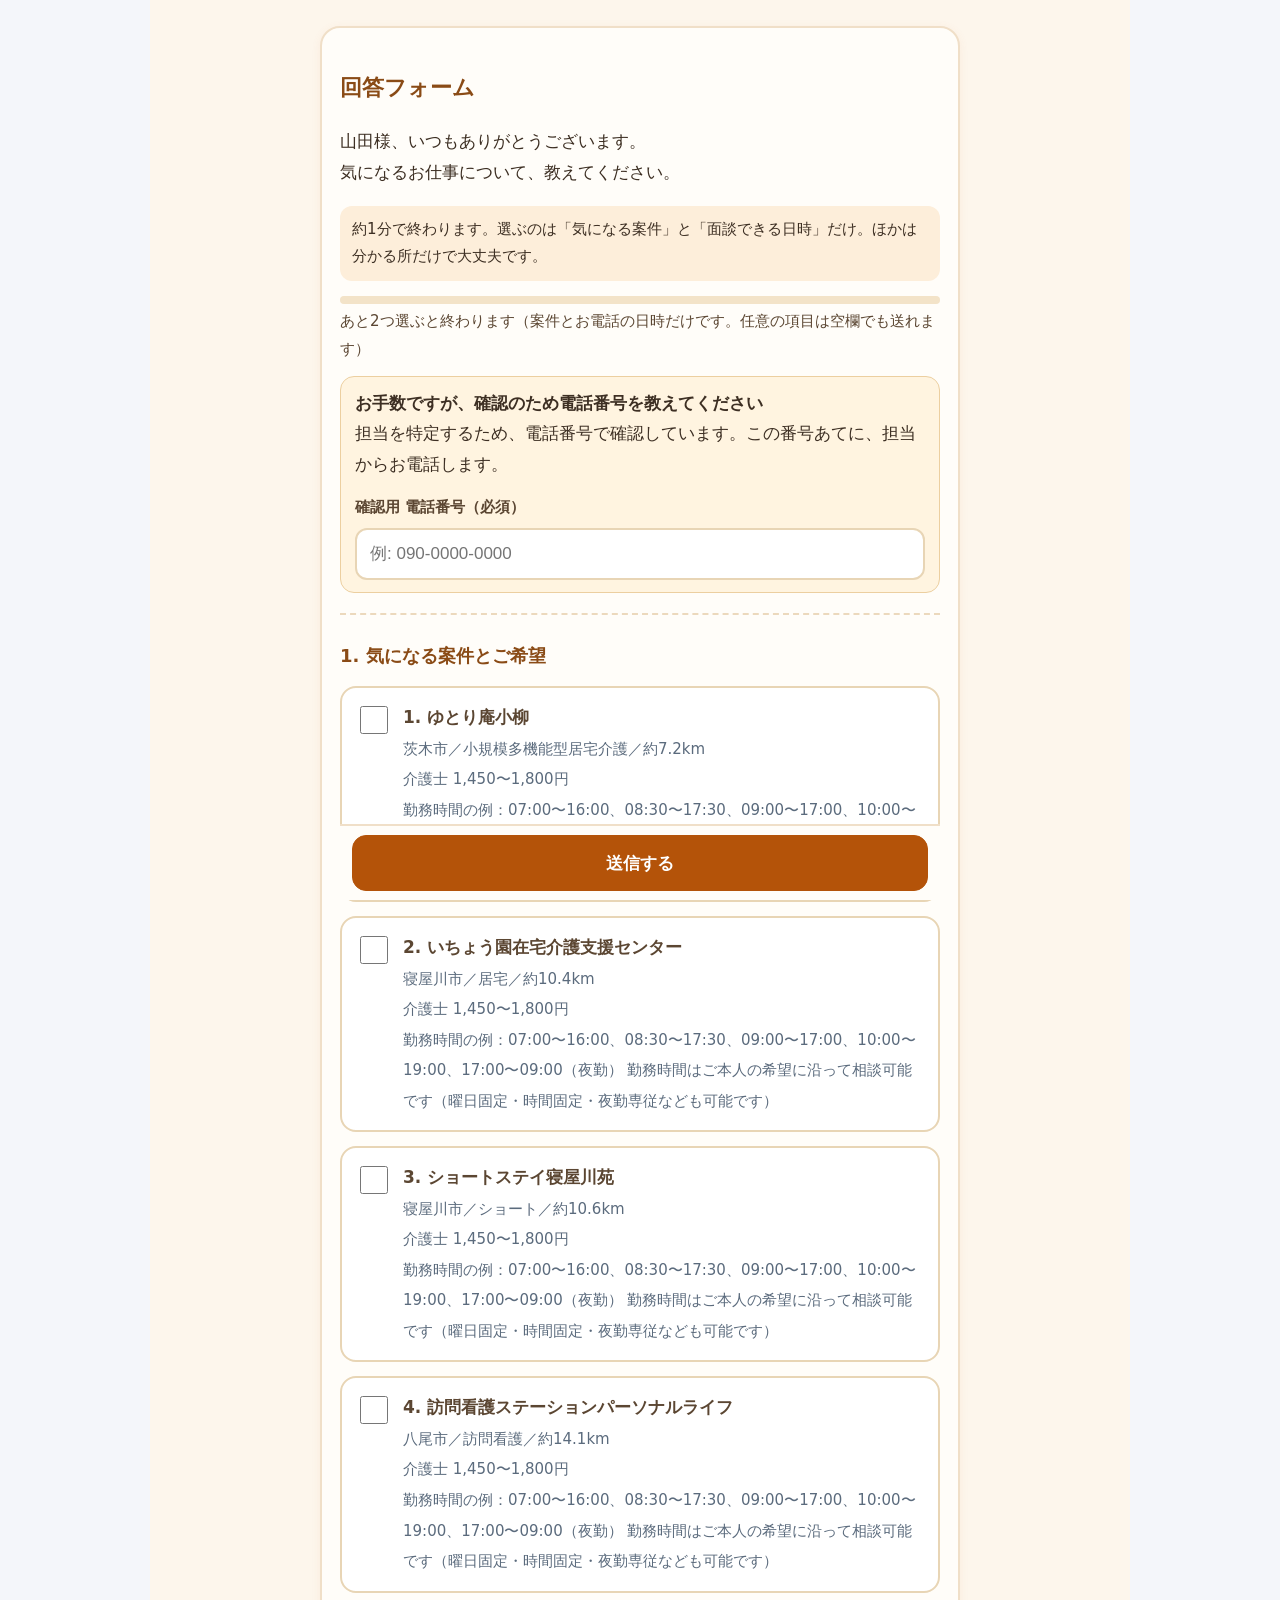
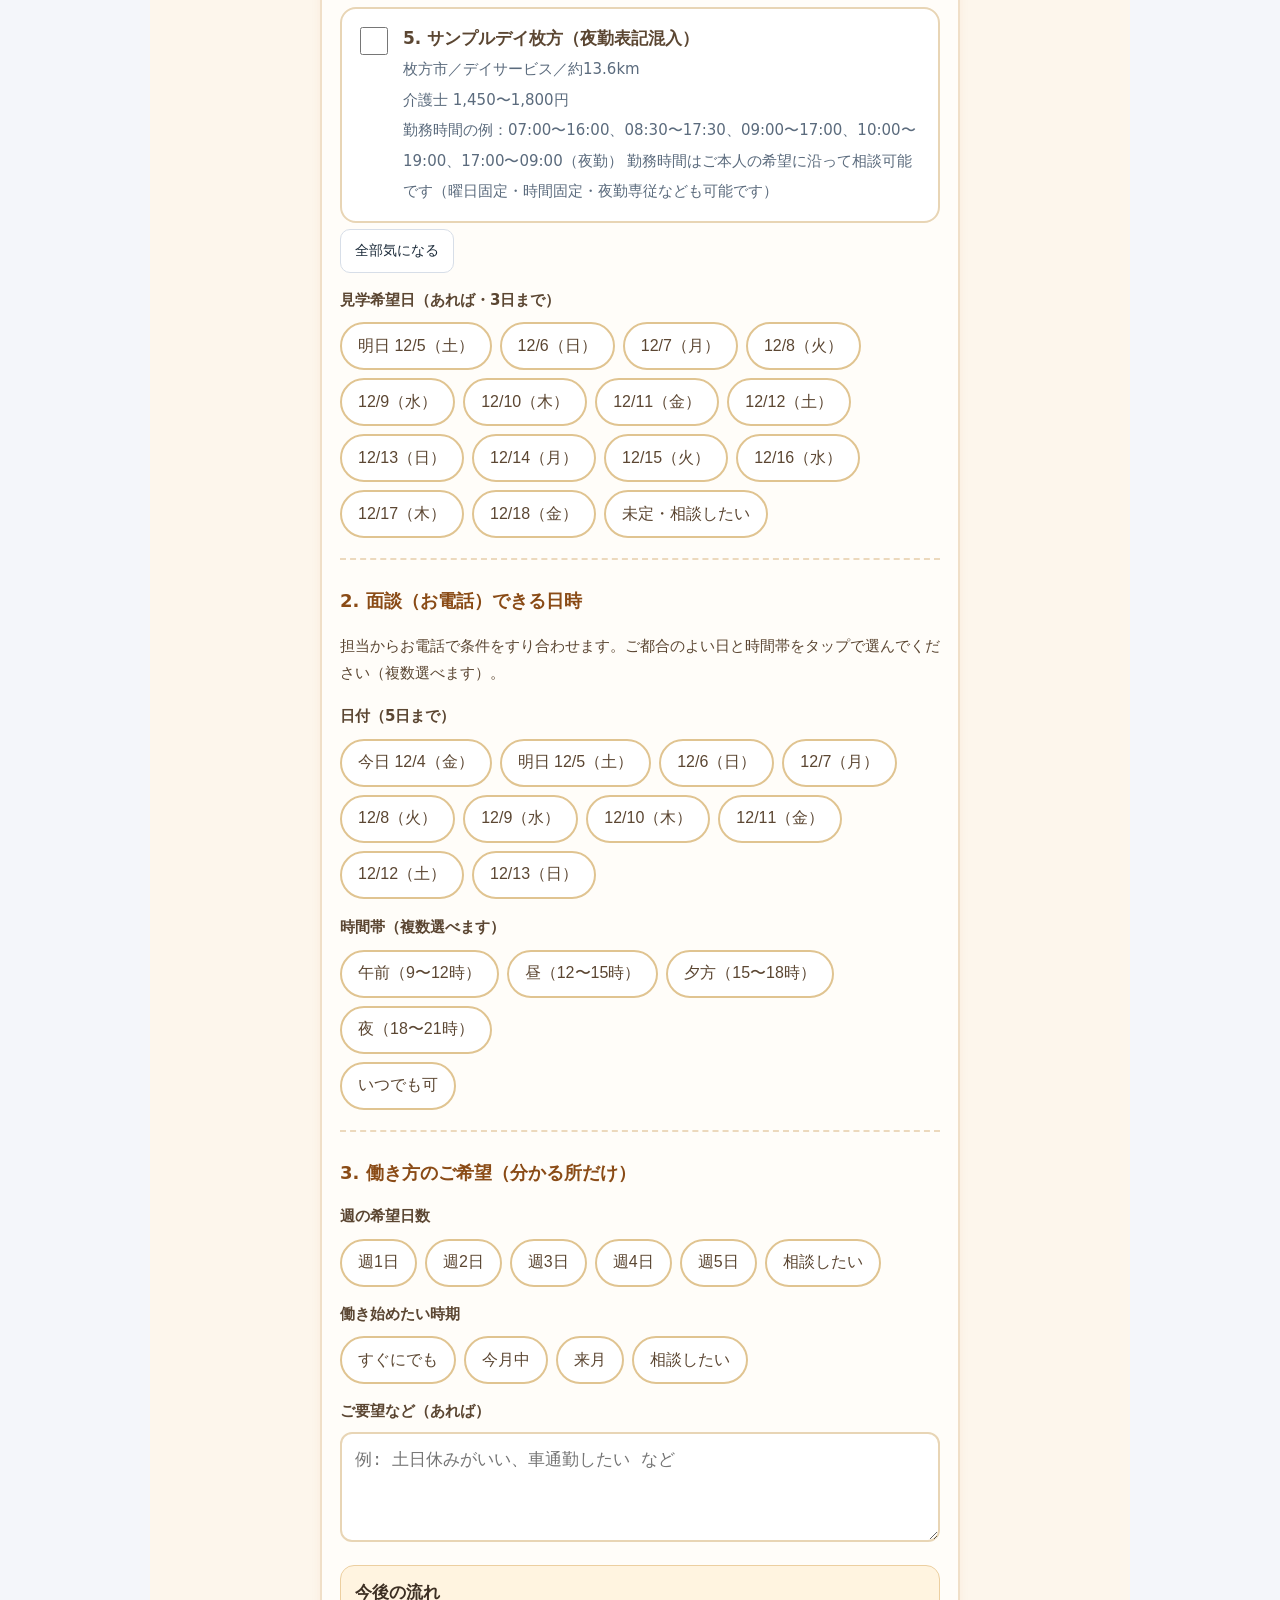
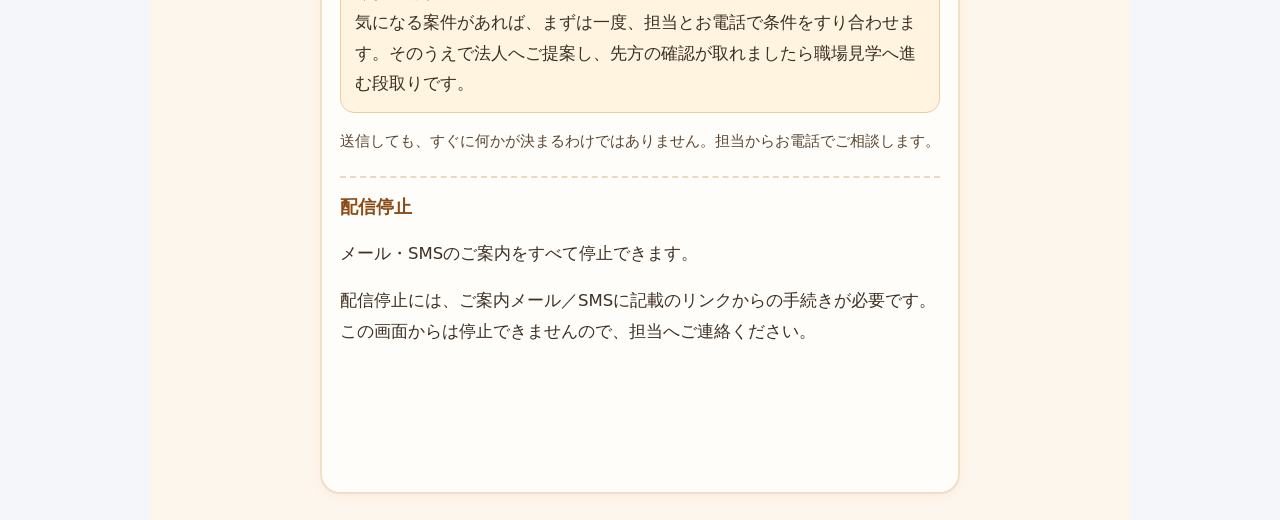
<file: f.html>
<!DOCTYPE html>
<html lang="ja">
<head>
<meta charset="utf-8">
<meta name="viewport" content="width=device-width, initial-scale=1, viewport-fit=cover">
<meta name="robots" content="noindex, nofollow">
<meta name="format-detection" content="telephone=no">
<title>回答フォーム</title>
<link rel="preconnect" href="https://script.google.com">
<link rel="preconnect" href="https://script.googleusercontent.com">
<!--
  応募者向けの回答フォーム（軽い専用ページ）。4.0 (2026-11-27)
  SMS のリンク …/kansai-sms-app/f?t=<トークン> で開く。担当者アプリ本体 (index.html) は読み込まない。
  フォームの中身は中継 (GAS) から取得し、回答も中継へ送る。項目名・形は従来フォームと同じ。
  うまく開けないとき (中身がまだ届いていない・古いリンク・想定外のエラー) は、従来のフォーム
  …/#/form?token=<トークン>&legacy=1 へ自動で切り替える。
-->
<script>
/* 中身の取得は、画面の準備より先に始める */
var F = { GAS: "https://script.google.com/macros/s/AKfycbwN6DZ81c5uPRVe7lrH5kg9ikW8zR3JFxKcSUd6TCctWEiuU_0fI1RDGn8fBeyjI2fF/exec", t: "", rendered: false, sent: false };
try { F.t = (new URLSearchParams(location.search).get("t") || "").trim(); } catch (e) {}
F.legacy = function () {
  if (F.sent) return;
  location.replace("./#/form" + (F.t ? "?token=" + encodeURIComponent(F.t) + "&legacy=1" : ""));
};
F.get = function () {
  return fetch(F.GAS + "?path=form-context&token=" + encodeURIComponent(F.t), { method: "GET", credentials: "omit" })
    .then(function (r) { return r.json(); });
};
/* 開く速さ (2026-11-28「求職者の開くスピードが返信率を分ける」):
   (1) 最初の問い合わせは2本同時に出し、先に中身が返ってきた方を使う (受け口の返事は1〜2秒で、ばらつきが大きいため)
   (2) 一度開いた人は、中身をその人の端末に覚えておき、開き直したときはすぐ表示する (7日・期限内のものだけ)。
       表示したあと裏で取り直し、期限切れになっていたら案内に切り替える */
F.fast = function () {
  return new Promise(function (resolve, reject) {
    var left = 2, done = false, last = null;
    var end = function () { if (done || --left > 0) return; done = true; if (last) resolve(last); else reject(new Error("net")); };
    var ok = function (j) { if (done) return; if (j && j.ok && j.context) { done = true; resolve(j); return; } if (j) last = j; end(); };
    var ng = function () { end(); };
    try { F.get().then(ok, ng); } catch (e) { ng(); }
    try { F.get().then(ok, ng); } catch (e) { ng(); }
  });
};
F.key = "fctx:" + F.t;
F.keep = function (j) {
  try { if (j && j.ok && j.context) { var s = JSON.stringify({ at: Date.now(), j: j }); try { localStorage.setItem(F.key, s); } catch (e) {} try { sessionStorage.setItem(F.key, s); } catch (e) {} } } catch (e) {}
  return j;
};
F.drop = function () { try { localStorage.removeItem(F.key); } catch (e) {} try { sessionStorage.removeItem(F.key); } catch (e) {} };
F.saved = null;
try {
  var raw = null; try { raw = localStorage.getItem(F.key); } catch (e) {} if (!raw) { try { raw = sessionStorage.getItem(F.key); } catch (e) {} }
  var sv = JSON.parse(raw || "null");
  if (sv && sv.at && Date.now() - sv.at < 7 * 864e5 && sv.j && sv.j.ok && sv.j.context) {
    var ex = Date.parse(sv.j.context.ctx_expires_at || "");
    if (!(isFinite(ex) && ex <= Date.now())) F.saved = sv.j;
  }
} catch (e) {}
if (!/^[A-Za-z0-9_-]{16,100}$/.test(F.t)) { F.legacy(); }
else if (F.saved) { F.first = Promise.resolve(F.saved); F.bg = F.get().then(F.keep, function () { return null; }); }
else { F.first = F.fast().then(F.keep, function () { return null; }); }
/* 従来フォームへ切り替えるのは「このページ自体が動かないとき」だけ:
   (1) 下の本体が4秒たっても動き出さない (とても古いブラウザなど)
   (2) 本体の中で表示に失敗した (本体側の try/catch が F.legacy() を呼ぶ)
   アプリ内ブラウザや拡張機能が出す無関係なエラーでは切り替えない */
setTimeout(function () { if (!F.booted && !F.rendered) F.legacy(); }, 4000);
</script>
<style>
:root{--main:#1e3a8a;--soft:#eef2fb;--ink:#17202b;--sub:#5b6676;--line:#d9dfe8;--bg:#f3f5f9;--ok:#0a7d4f;--warn:#b45309}
*{box-sizing:border-box}
[hidden]{display:none!important}
html{-webkit-text-size-adjust:100%}
body{margin:0;background:var(--bg);color:var(--ink);font:16px/1.7 -apple-system,"Hiragino Sans","Hiragino Kaku Gothic ProN","Noto Sans JP",Meiryo,sans-serif}
main{max-width:560px;margin:0 auto;padding:14px 12px 120px}
.card{background:#fff;border-radius:16px;padding:18px 16px;margin:0 0 12px;border:1px solid var(--line)}
h1{font-size:21px;line-height:1.4;margin:0 0 6px;font-weight:800}
h2{font-size:17px;margin:0 0 4px;font-weight:800}
.lead{margin:0;color:var(--sub);font-size:14.5px}
.sub{margin:0 0 10px;color:var(--sub);font-size:13.5px}
.from{margin:10px 0 0;font-size:12.5px;color:var(--sub)}
.case{display:flex;gap:12px;align-items:flex-start;width:100%;text-align:left;font:inherit;color:inherit;background:#fff;border:2px solid var(--line);border-radius:14px;padding:13px 12px;margin:0 0 9px;cursor:pointer;min-height:64px}
.case[aria-pressed=true]{border-color:var(--main);background:var(--soft)}
.tick{flex:none;width:26px;height:26px;border-radius:50%;border:2px solid var(--line);display:grid;place-items:center;color:transparent;font-weight:800;font-size:15px;margin-top:2px}
.case[aria-pressed=true] .tick{background:var(--main);border-color:var(--main);color:#fff}
.case b{display:block;font-size:16px;line-height:1.45}
.case small{display:block;color:var(--sub);font-size:13px;line-height:1.55;margin-top:2px}
.case .pay{color:var(--ink);font-weight:700;font-size:14px}
.case .near{color:var(--main);font-weight:700;font-size:13.5px}
.new{display:inline-block;font-size:11px;font-weight:700;color:var(--warn);border:1px solid var(--warn);border-radius:6px;padding:0 5px;margin-left:6px;vertical-align:2px}
.ghost{font:inherit;font-size:14.5px;font-weight:700;color:var(--main);background:#fff;border:1.5px solid var(--main);border-radius:999px;min-height:44px;padding:8px 18px;cursor:pointer}
.row{display:flex;gap:8px;flex-wrap:wrap;margin-top:4px}
label.t{display:block;font-size:14px;font-weight:700;margin:14px 0 6px}
.chips{display:flex;flex-wrap:wrap;gap:7px}
.chip{font:inherit;font-size:14.5px;color:var(--ink);background:#fff;border:1.5px solid var(--line);border-radius:999px;min-height:44px;padding:8px 14px;cursor:pointer}
.chip[aria-pressed=true]{background:var(--main);border-color:var(--main);color:#fff;font-weight:700}
.chip.big{min-height:50px;font-weight:700;border-color:var(--main);color:var(--main)}
.chip.big[aria-pressed=true]{color:#fff}
.note{font-size:12.5px;color:var(--warn);margin:6px 0 0;min-height:1em}
textarea{width:100%;font:inherit;font-size:16px;border:1.5px solid var(--line);border-radius:12px;padding:10px 12px;min-height:84px;background:#fff;color:var(--ink)}
.flow{background:var(--soft);border-radius:12px;padding:12px 14px;font-size:13.5px;color:#28364d}
.bar{position:fixed;left:0;right:0;bottom:0;background:rgba(255,255,255,.96);border-top:1px solid var(--line);padding:10px 12px calc(10px + env(safe-area-inset-bottom))}
.barIn{max-width:560px;margin:0 auto}
.prog{font-size:12.5px;color:var(--sub);margin:0 0 6px;text-align:center}
.send{width:100%;font:inherit;font-size:17px;font-weight:800;color:#fff;background:var(--main);border:0;border-radius:14px;min-height:54px;cursor:pointer}
.send:disabled{opacity:.6}
.err{color:#b42318;font-size:14px;margin:0 0 6px;text-align:center}
.opt{margin:18px 0 0;text-align:center;font-size:12.5px;color:var(--sub)}
.link{font:inherit;font-size:12.5px;color:var(--sub);background:none;border:0;text-decoration:underline;cursor:pointer;min-height:44px;padding:8px}
.done h1{color:var(--ok)}
dl{margin:12px 0 0;font-size:14.5px}dt{color:var(--sub);font-size:12.5px;margin-top:8px}dd{margin:0;font-weight:700}
.skel{height:64px;border-radius:14px;background:linear-gradient(90deg,#e9edf3,#f5f7fa,#e9edf3);background-size:200% 100%;animation:sk 1.2s linear infinite;margin:0 0 9px}
@keyframes sk{to{background-position:-200% 0}}
button:focus-visible,textarea:focus-visible{outline:3px solid #93b4ff;outline-offset:2px}
@media(prefers-reduced-motion:reduce){.skel{animation:none}}
</style>
</head>
<body>
<main id="app">
  <div class="card"><h1>お仕事のご案内</h1><p class="lead" id="wait">あなた専用のフォームを開いています…</p></div>
  <div class="card"><div class="skel"></div><div class="skel"></div><div class="skel"></div></div>
</main>
<script>
(function () {
  "use strict";
  F.booted = true;
  if (!F.first) return;
  var $ = function (id) { return document.getElementById(id); };
  var esc = function (s) { return String(s == null ? "" : s).replace(/[&<>"']/g, function (c) { return { "&": "&amp;", "<": "&lt;", ">": "&gt;", '"': "&quot;", "'": "&#39;" }[c]; }); };
  var WD = "日月火水木金土";
  var BAND = { morning: "午前（9〜12時）", daytime: "昼（12〜15時）", evening: "夕方（15〜18時）", night: "夜（18〜21時）" };
  var BANDS = ["morning", "daytime", "evening", "night"];
  var TIMING = { immediate: "すぐにでも", this_month: "今月中", next_month: "来月", consult: "相談したい" };
  var S = { cases: [], tour: [], tourUndecided: false, callDates: [], callBands: [], anytime: false, days: "", timing: "", free: "", more: false };
  var ctx = null, submitId = "", sending = false;

  function pad(n) { return String(n).padStart(2, "0"); }
  function ymd(d) { return d.getFullYear() + "-" + pad(d.getMonth() + 1) + "-" + pad(d.getDate()); }
  function dayList(from, n) {
    var out = [], b = new Date();
    for (var i = from; i < from + n; i++) {
      var d = new Date(b.getFullYear(), b.getMonth(), b.getDate() + i);
      out.push([ymd(d), (i === 0 ? "今日 " : i === 1 ? "明日 " : "") + (d.getMonth() + 1) + "/" + d.getDate() + "（" + WD[d.getDay()] + "）"]);
    }
    return out;
  }
  function dateLabel(s) { var m = /^(\d{4})-(\d{2})-(\d{2})$/.exec(s); if (!m) return s; var d = new Date(+m[1], +m[2] - 1, +m[3]); return (+m[2]) + "/" + (+m[3]) + "（" + WD[d.getDay()] + "）"; }
  /* 宛名: 営業メモや記号を外して名字だけにする（従来フォームと同じ考え方） */
  function nameOf(c) {
    var s = String(c.surname || c.name || "");
    s = s.split(/[\/／\\＼(（\[［<＜|｜,，、:：;；#＃@＠※★☆◎●○◆■□→⇒~〜]/)[0];
    s = s.replace(/^[\s*\-・_.]+/, "").replace(/^[A-Za-zＡ-Ｚａ-ｚ]{1,3}[_＿]/, "").trim();
    s = s.split(/[\s　]+/)[0].replace(/(様|さん)$/, "");
    return s || "ご登録者";
  }
  function callText() {
    var o = [];
    var d = S.callDates.slice().sort().map(dateLabel);
    var b = BANDS.filter(function (x) { return S.callBands.indexOf(x) >= 0; }).map(function (x) { return BAND[x]; });
    if (d.length) o.push(d.join("・"));
    if (b.length) o.push(b.join("・"));
    if (S.anytime) o.push("いつでも可");
    return o.join(" ");
  }
  function saveDraft() { try { sessionStorage.setItem("fdraft:" + F.t, JSON.stringify(S)); } catch (e) {} }
  function loadDraft() {
    try {
      var d = JSON.parse(sessionStorage.getItem("fdraft:" + F.t) || "null"); if (!d) return;
      var ids = {}; ctx.recommended_cases.forEach(function (c) { ids[c.case_id] = 1; });
      S.cases = (d.cases || []).filter(function (x) { return ids[x]; });
      ["tour", "callDates", "callBands"].forEach(function (k) { if (Array.isArray(d[k])) S[k] = d[k].slice(0, 5); });
      S.tourUndecided = !!d.tourUndecided; S.anytime = !!d.anytime; S.more = !!d.more;
      S.days = String(d.days || ""); S.timing = String(d.timing || ""); S.free = String(d.free || "");
    } catch (e) {}
  }
  function chip(group, val, label, cls) { return '<button type="button" class="chip' + (cls ? " " + cls : "") + '" data-g="' + group + '" data-v="' + esc(val) + '" aria-pressed="false">' + esc(label) + "</button>"; }

  function caseHtml(c, i) {
    /* 介護・看護の方が最も重視するのは「通いやすさ」と「勤務時間」なので、距離を先頭に出す */
    var dist = (c.distance_km != null && c.distance_km !== "" && isFinite(Number(c.distance_km))) ? "お住まいの地域から約" + Number(c.distance_km).toFixed(1) + "km" : "";
    var meta = [c.municipality, c.service_type].filter(Boolean).join("／");
    var fresh = false; try { fresh = c.updated_at_src && (Date.now() - Date.parse(c.updated_at_src)) < 7 * 864e5; } catch (e) {}
    return '<button type="button" class="case" data-cid="' + esc(c.case_id) + '" aria-pressed="false"' + (i >= 8 ? ' data-more="1"' : "") + ">"
      + '<span class="tick">✓</span><span><b>' + esc(c.facility_name || "お仕事") + (fresh ? '<span class="new">新着</span>' : "") + "</b>"
      + (dist ? '<small class="near">' + esc(dist) + "</small>" : "")
      + (meta ? "<small>" + esc(meta) + "</small>" : "")
      + (c.salary_band_text || c.salary_text ? '<small class="pay">時給 ' + esc(c.salary_band_text || c.salary_text) + "</small>" : "")
      + (c.hours_short_text ? "<small>" + esc(c.hours_short_text) + "</small>" : "")
      /* 案件の備考（「11月・12月に入職できる方」など条件をしぼる書き方）は出さない。時期が合わない人を取りこぼすため (2026-11-27 ユーザー指示) */
      + "</span></button>";
  }

  function render() {
    var cases = ctx.recommended_cases, n = cases.length, who = nameOf(ctx);
    var h = '<div class="card"><h1>' + esc(who) + "様へ<br>お近くのお仕事 " + n + "件</h1>"
      + '<p class="lead">気になるお仕事をタップで選んでください。約30秒で終わります。</p>'
      + (ctx.sender_name ? '<p class="from">担当：' + esc(ctx.sender_name) + "</p>" : "") + "</div>";
    h += '<div class="card"><h2>1. 気になるお仕事</h2><p class="sub">いくつ選んでも大丈夫です。選んでも応募にはなりません。</p><div id="cases">'
      + cases.map(caseHtml).join("") + '</div><div class="row">'
      + (n > 8 ? '<button type="button" class="ghost" id="more">ほか' + (n - 8) + "件も見る</button>" : "")
      + '<button type="button" class="ghost" id="all">全部気になる</button></div>'
      + (cases[0] && cases[0].salary_note ? '<p class="sub" style="margin:10px 0 0">' + esc(cases[0].salary_note) + "</p>" : "") + "</div>";
    h += '<div class="card"><h2>2. お電話できる日時</h2><p class="sub">担当からお電話して、条件をご相談します。</p>'
      + '<div class="chips">' + chip("anytime", "1", "いつでも大丈夫", "big") + "</div>"
      + '<label class="t">日にち（5日まで）</label><div class="chips">' + dayList(0, 10).map(function (x) { return chip("callDates", x[0], x[1]); }).join("") + "</div>"
      + '<p class="note" id="nCall"></p>'
      + '<label class="t">時間帯</label><div class="chips">' + BANDS.map(function (b) { return chip("callBands", b, BAND[b]); }).join("") + "</div></div>";
    h += '<div class="card"><h2>3. ご希望（分かる所だけ）</h2>'
      + '<label class="t">見学したい日（あれば・3日まで）</label><div class="chips">' + dayList(1, 14).map(function (x) { return chip("tour", x[0], x[1]); }).join("") + chip("tourUndecided", "1", "未定・相談したい") + "</div>"
      + '<p class="note" id="nTour"></p>'
      + '<label class="t">週の希望日数</label><div class="chips">' + ["週1日", "週2日", "週3日", "週4日", "週5日", "相談したい"].map(function (v) { return chip("days", v, v); }).join("") + "</div>"
      + '<label class="t">働き始めたい時期</label><div class="chips">' + Object.keys(TIMING).map(function (k) { return chip("timing", k, TIMING[k]); }).join("") + "</div>"
      + '<label class="t" for="free">ご要望など（あれば）</label><textarea id="free" placeholder="例：土日休みがいい、車通勤したい など"></textarea></div>';
    h += '<div class="flow"><b>このあとの流れ</b><br>担当からお電話 → 条件のご相談 → 職場見学。送信しても、すぐに何かが決まるわけではありません。</div>'
      + '<p class="opt">ご案内が不要な方は <button type="button" class="link" id="optBtn">配信停止を希望する</button><span id="optMsg"></span></p>';
    $("app").innerHTML = h;
    var bar = document.createElement("div"); bar.className = "bar";
    bar.innerHTML = '<div class="barIn"><p class="err" id="err" hidden></p><p class="prog" id="prog"></p><button type="button" class="send" id="send">送信する</button></div>';
    document.body.appendChild(bar);
    $("free").value = S.free;
    $("free").addEventListener("input", function () { S.free = this.value; saveDraft(); });
    $("app").addEventListener("click", onClick);
    $("send").addEventListener("click", submit);
    F.rendered = true; paint();
  }

  function paint() {
    document.querySelectorAll(".case").forEach(function (b) {
      b.setAttribute("aria-pressed", S.cases.indexOf(b.getAttribute("data-cid")) >= 0 ? "true" : "false");
      if (b.getAttribute("data-more")) b.hidden = !S.more;
    });
    var m = $("more"); if (m) m.hidden = S.more;
    document.querySelectorAll(".chip").forEach(function (b) {
      var g = b.getAttribute("data-g"), v = b.getAttribute("data-v"), on = false;
      if (g === "anytime") on = S.anytime; else if (g === "tourUndecided") on = S.tourUndecided;
      else if (Array.isArray(S[g])) on = S[g].indexOf(v) >= 0; else on = S[g] === v;
      b.setAttribute("aria-pressed", on ? "true" : "false");
    });
    var c = S.cases.length, p = !!(S.anytime || S.callDates.length || S.callBands.length);
    $("prog").textContent = (c && p) ? "あとは送信するだけです" : (!c && !p) ? "「気になるお仕事」と「お電話できる日時」を選んでください" : !c ? "あと「気になるお仕事」を選ぶだけです" : "あと「お電話できる日時」を選ぶだけです";
  }

  function toggle(arr, v, max, noteId, msg) {
    var i = arr.indexOf(v);
    if (i >= 0) { arr.splice(i, 1); if (noteId) $(noteId).textContent = ""; return; }
    if (arr.length >= max) { if (noteId) $(noteId).textContent = msg; return; }
    arr.push(v); arr.sort(); if (noteId) $(noteId).textContent = "";
  }
  function onClick(e) {
    var t = e.target.closest ? e.target.closest("button") : null; if (!t) return;
    if (t.classList.contains("case")) { toggle(S.cases, t.getAttribute("data-cid"), 20); }
    else if (t.id === "more") { S.more = true; }
    else if (t.id === "all") { S.more = true; S.cases = ctx.recommended_cases.map(function (c) { return c.case_id; }); }
    else if (t.id === "optBtn") { return optout(); }
    else if (t.classList.contains("chip")) {
      var g = t.getAttribute("data-g"), v = t.getAttribute("data-v");
      if (g === "anytime") S.anytime = !S.anytime;
      else if (g === "tourUndecided") { S.tourUndecided = !S.tourUndecided; if (S.tourUndecided) S.tour = []; }
      else if (g === "tour") { toggle(S.tour, v, 3, "nTour", "見学したい日は3日まで選べます。"); if (S.tour.length) S.tourUndecided = false; }
      else if (g === "callDates") toggle(S.callDates, v, 5, "nCall", "日にちは5日まで選べます。");
      else if (g === "callBands") toggle(S.callBands, v, 4);
      else S[g] = (S[g] === v ? "" : v);
    } else return;
    $("err").hidden = true; saveDraft(); paint();
  }

  function payload() {
    var free = String(S.free || "").trim();
    if (S.tourUndecided) free = (free ? free + "\n" : "") + "（見学の日にちは未定・相談したい）";
    if (!submitId) submitId = "SUB-" + Date.now() + "-" + Math.random().toString(36).slice(2, 8);
    return {
      path: "submit", token: F.t,
      intent: (S.tour.length || S.tourUndecided) ? "tour" : "detail",
      experience: "", interview_desired_date: "", desired_start_date: "",
      desired_tour_date: S.tour.slice().sort().join(","),
      selected_case_ids: S.cases.slice(),
      experience_years: "", qualifications: [],
      phone_consult_datetime: callText(),
      phone_dates: S.callDates.slice().sort(), phone_bands: BANDS.filter(function (b) { return S.callBands.indexOf(b) >= 0; }), phone_anytime: !!S.anytime,
      experience_band: "", experience_detail: "", desired_rate_band: "",
      optout: false, contact_time_slots: "", free_text: free, submit_id: submitId,
      desired_time_slots: [], desired_days_per_week: String(S.days || ""), start_timing_code: String(S.timing || "")
    };
  }
  function post(obj) {
    return fetch(F.GAS, { method: "POST", credentials: "omit", headers: { "Content-Type": "text/plain;charset=utf-8" }, body: JSON.stringify(obj) })
      .then(function (r) { return r.json(); });
  }
  function fail(msg) { sending = false; var b = $("send"); b.disabled = false; b.textContent = "もう一度送信する"; var e = $("err"); e.textContent = msg; e.hidden = false; }
  function submit() {
    if (sending) return;
    var has = S.cases.length || S.anytime || S.callDates.length || S.callBands.length || S.tour.length || S.tourUndecided || S.days || S.timing || String(S.free || "").trim();
    if (!has) { var e = $("err"); e.textContent = "気になるお仕事を1つ選んでください。"; e.hidden = false; try { $("cases").scrollIntoView({ behavior: "smooth", block: "start" }); } catch (x) {} return; }
    sending = true; var b = $("send"); b.disabled = true; b.textContent = "送信しています…"; $("err").hidden = true;
    var p = payload(), tries = 0;
    (function go() {
      if (navigator.onLine === false) {
        b.textContent = "電波が戻ったら自動で送信します…";
        window.addEventListener("online", function once() { window.removeEventListener("online", once); b.textContent = "送信しています…"; go(); });
        return;
      }
      tries++;
      post(p).then(function (j) {
        if (j && j.ok) return done(p);
        if (j && /expired/.test(String(j.error))) return fail("このリンクは有効期限が切れています。お手数ですが、担当までご連絡ください。");
        if (tries < 2) return setTimeout(go, 1500);
        fail("送信できませんでした。電波のよい所で、もう一度お試しください。");
      }, function () {
        if (tries < 2) return setTimeout(go, 1500);
        fail("送信できませんでした。電波のよい所で、もう一度お試しください。");
      });
    })();
  }
  function done(p) {
    F.sent = true; sending = false;
    try { sessionStorage.removeItem("fdraft:" + F.t); } catch (e) {}
    try { localStorage.setItem("fsent:" + F.t, String(Date.now())); } catch (e) {}
    var names = ctx.recommended_cases.filter(function (c) { return p.selected_case_ids.indexOf(c.case_id) >= 0; }).map(function (c) { return c.facility_name; });
    var rows = [];
    if (names.length) rows.push(["気になるお仕事", names.join("、")]);
    if (p.phone_consult_datetime) rows.push(["お電話できる日時", p.phone_consult_datetime]);
    if (p.desired_tour_date) rows.push(["見学したい日", p.desired_tour_date.split(",").map(dateLabel).join("・")]);
    else if (S.tourUndecided) rows.push(["見学したい日", "未定・相談したい"]);
    if (p.desired_days_per_week) rows.push(["週の希望日数", p.desired_days_per_week]);
    if (p.start_timing_code) rows.push(["働き始めたい時期", TIMING[p.start_timing_code] || p.start_timing_code]);
    var bar = document.querySelector(".bar"); if (bar) bar.remove();
    $("app").innerHTML = '<div class="card done"><h1>送信しました</h1><p class="lead">ありがとうございます。' + (p.phone_consult_datetime ? "ご希望の日時に合わせて、" : "近日中に、") + "担当からお電話いたします。</p>"
      + (ctx.sender_name ? '<p class="from">担当：' + esc(ctx.sender_name) + "</p>" : "")
      + (rows.length ? "<dl>" + rows.map(function (r) { return "<dt>" + esc(r[0]) + "</dt><dd>" + esc(r[1]) + "</dd>"; }).join("") + "</dl>" : "") + "</div>"
      + '<div class="flow"><b>このあとの流れ</b><br>担当からお電話 → 条件のご相談 → 職場見学。知らない番号からの着信があれば、担当からのお電話です。</div>';
    try { window.scrollTo(0, 0); } catch (e) {}
  }
  var optStep = 0;
  function optout() {
    var b = $("optBtn"), m = $("optMsg");
    if (optStep === 0) { optStep = 1; b.textContent = "本当に停止する（もう一度押す）"; return; }
    if (optStep !== 1) return;
    optStep = 2; b.disabled = true; b.textContent = "手続き中…";
    post({ path: "optout", token: F.t }).then(function (j) {
      if (j && j.ok) { F.sent = true; b.hidden = true; m.textContent = "配信停止を受け付けました。今後のご案内は止まります。"; }
      else { optStep = 1; b.disabled = false; b.textContent = "もう一度試す"; m.textContent = " うまくいきませんでした。"; }
    }, function () { optStep = 1; b.disabled = false; b.textContent = "もう一度試す"; m.textContent = " うまくいきませんでした。"; });
  }
  /* 送信済みの人がもう一度開いたとき: 二重に送らせない（直したい人は送り直せる） */
  function already() {
    F.rendered = true;
    $("app").innerHTML = '<div class="card done"><h1>回答は送信済みです</h1><p class="lead">ありがとうございます。担当からのお電話をお待ちください。</p>'
      + '<div class="row" style="margin-top:14px"><button type="button" class="ghost" id="redo">内容を変えて送り直す</button></div></div>';
    $("redo").addEventListener("click", function () { try { localStorage.removeItem("fsent:" + F.t); } catch (e) {} render(); });
  }
  function stop(msg) {
    F.rendered = true;
    $("app").innerHTML = '<div class="card"><h1>フォームを開けませんでした</h1><p class="lead">' + esc(msg) + "</p></div>";
  }
  /* 中身の取得: 見つからないときは少し待って取り直し、それでも無ければ従来フォームへ */
  var tries = 0;
  function handle(j) {
    tries++;
    if (j && j.ok && j.context) {
      ctx = j.context;
      if (ctx.sender_unknown || !Array.isArray(ctx.recommended_cases) || !ctx.recommended_cases.length) return F.legacy();
      loadDraft();
      var was = 0; try { was = Number(localStorage.getItem("fsent:" + F.t) || 0); } catch (e) {}
      try { if (was && Date.now() - was < 30 * 864e5) already(); else render(); } catch (e) { F.legacy(); }
      return;
    }
    var err = j ? String(j.error || "") : "";
    if (/expired/.test(err)) return stop("このリンクは有効期限が切れています。お手数ですが、担当までご連絡ください。");
    if (/invalid_token/.test(err)) return F.legacy();
    /* 中身がまだ届いていないとき (SMSを作った直後に開いた場合など): 重い従来フォームへは移らず、
       この画面のまま最大1分ほど取り直す。最初の数回は間隔を短くする */
    if (tries >= 28) return F.legacy();
    var w = $("wait"); if (w) w.textContent = tries < 3 ? "あなた専用のフォームを開いています…" : "お仕事の情報を準備しています。このまま少しお待ちください（最大1分ほど）…";
    setTimeout(function () { F.get().then(handle, function () { handle(null); }); }, tries < 4 ? 1200 : 2500);
  }
  F.first.then(handle);
  /* 端末に覚えていた中身で表示したとき: 裏で取り直した結果、期限切れだったら案内に切り替える (送信済み・送信中は触らない) */
  if (F.bg) F.bg.then(function (j) {
    try {
      if (j && j.ok === false && /expired/.test(String(j.error || ""))) {
        F.drop();
        var was = 0; try { was = Number(localStorage.getItem("fsent:" + F.t) || 0); } catch (e) {}
        if (!F.sent && !sending && !was) { var b = document.querySelector(".bar"); if (b) b.remove(); stop("このリンクは有効期限が切れています。お手数ですが、担当までご連絡ください。"); }
      }
    } catch (e) {}
  });
})();
</script>
<noscript><p style="padding:20px">このページを開くには、ブラウザの設定で JavaScript を有効にしてください。</p></noscript>
</body>
</html>
</file>
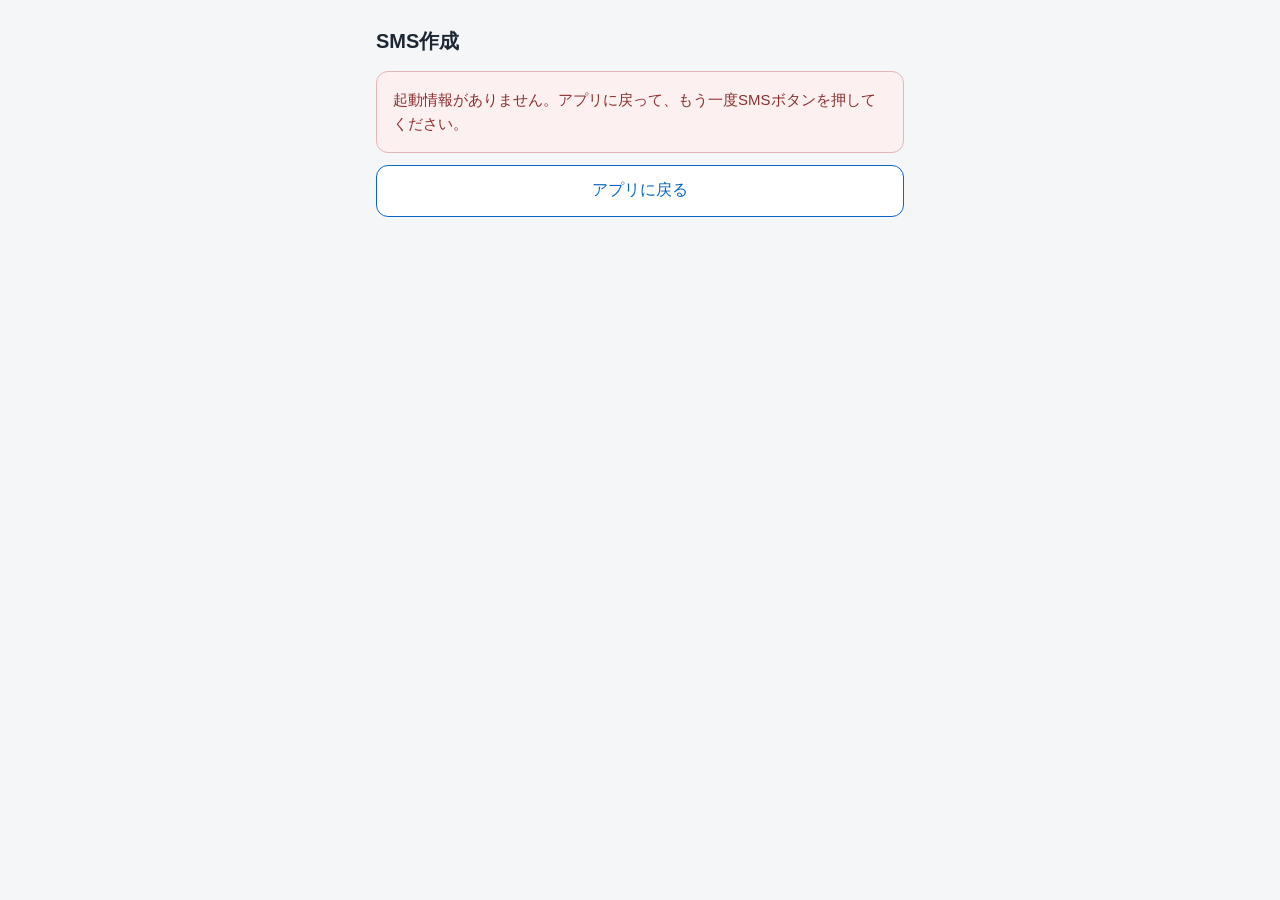
<file: sms.html>
<!DOCTYPE html>
<html lang="ja">
<head>
<meta charset="utf-8">
<meta name="viewport" content="width=device-width, initial-scale=1">
<meta name="robots" content="noindex, nofollow">
<title>SMS作成を開く</title>
<!--
  SMS起動ページ (トップレベル)。担当者アプリ (Apps Script の iframe) から
  target="_top" で遷移してくる。URL の ?t=<起動トークン> で relay Worker
  から宛先番号と本文を1回だけ引き、本物の sms: アンカーを描く。
  番号・本文は URL に載せない (トークン経由でのみ取得する)。
  配置: GitHub Pages リポジトリ first-staffing/kansai-sms-app のルートに
  index.html と並べて置く (…/kansai-sms-app/sms.html)。
  定数 RELAY_URL / APP_URL は担当者アプリ側 CONFIG と一致させること。
-->
<style>
  * { box-sizing: border-box; }
  body { margin: 0; font-family: -apple-system, "Hiragino Sans", "Noto Sans JP", sans-serif;
         background: #f4f6f8; color: #1c2733; }
  .wrap { max-width: 560px; margin: 0 auto; padding: 20px 16px 40px; }
  h1 { font-size: 20px; margin: 8px 0 16px; }
  .card { background: #fff; border: 1px solid #d9e0e7; border-radius: 12px;
          padding: 16px; margin-bottom: 16px; }
  .label { font-size: 13px; color: #5a6a78; margin-bottom: 6px; }
  .phone { font-size: 24px; font-weight: 700; letter-spacing: .02em; }
  .body { white-space: pre-wrap; word-break: break-word; font-size: 15px;
          line-height: 1.6; max-height: 40vh; overflow: auto; }
  a.big { display: block; text-align: center; background: #0b66c3; color: #fff;
          font-size: 18px; font-weight: 700; text-decoration: none;
          padding: 18px 12px; border-radius: 12px; min-height: 60px; }
  a.sub, button.sub { display: block; width: 100%; text-align: center; background: #fff;
          color: #0b66c3; border: 1px solid #0b66c3; font-size: 16px;
          padding: 14px 12px; border-radius: 12px; min-height: 52px;
          margin-top: 12px; text-decoration: none; cursor: pointer; }
  .note { font-size: 13px; color: #5a6a78; line-height: 1.6; margin-top: 14px; }
  .err { background: #fdf0f0; border: 1px solid #e5b4b4; color: #8c2f2f;
         border-radius: 12px; padding: 16px; font-size: 15px; line-height: 1.6; }
  .hidden { display: none; }
</style>
</head>
<body>
<div class="wrap">
  <h1>SMS作成</h1>

  <div id="loading" class="card">メッセージ作成画面を開いています…</div>

  <div id="main" class="hidden">
    <div class="card">
      <div class="label">宛先</div>
      <div class="phone" id="phone"></div>
    </div>
    <div class="card">
      <div class="label">本文</div>
      <div class="body" id="body"></div>
    </div>
    <a class="big" id="openSms" href="#">メッセージ作成画面を開く</a>
    <button class="sub" id="copyBody" type="button">本文をコピー</button>
    <p class="note">ボタンを押すと、宛先と本文が入った状態でメッセージ作成画面が開きます。
      このページは1回だけ表示できます。開き直す場合はアプリに戻って、もう一度SMSボタンを押してください。</p>
  </div>

  <div id="error" class="hidden">
    <div class="err" id="errorText"></div>
  </div>

  <a class="sub" id="backToApp" href="#">アプリに戻る</a>
</div>

<script id="r631relay">
/* 9.2.0 中継の切り替え: Cloudflare Worker (KV) → 社外アカウントの GAS 中継。
   既存コードは CONFIG.RELAY_URL (Cloudflare) 宛てに fetch しているので、ここで宛先を差し替える。
   - 文脈の取得: まず GAS 中継。見つからなければ Cloudflare (移行前に発行された古いリンク用)。
   - 回答 / 配信停止: 文脈を取れた側へ送る。GAS が unknown_token なら Cloudflare へ。 */
(function(){
  var GAS="https://script.google.com/macros/s/AKfycbwN6DZ81c5uPRVe7lrH5kg9ikW8zR3JFxKcSUd6TCctWEiuU_0fI1RDGn8fBeyjI2fF/exec";
  var CF="https://kansai-form-relay.career-line-bot.workers.dev";
  var orig=window.fetch; if(!orig||orig._r631)return;
  var src={}; try{src=JSON.parse(sessionStorage.getItem("r631src")||"{}")||{}}catch(e){src={}}
  function mark(tk,v){src[tk]=v;try{sessionStorage.setItem("r631src",JSON.stringify(src))}catch(e){}}
  function resp(j){var st=(j&&j.ok===false)?(j.status||(/not_found|unknown/.test(String(j.error))?404:400)):200;
    return new Response(JSON.stringify(j),{status:st,headers:{"Content-Type":"application/json"}})}
  function gasGet(path,tk){return orig.call(window,GAS+"?path="+path+"&token="+encodeURIComponent(tk),{method:"GET",credentials:"omit"}).then(function(r){return r.json()})}
  function gasPost(obj){return orig.call(window,GAS,{method:"POST",credentials:"omit",headers:{"Content-Type":"text/plain;charset=utf-8"},body:JSON.stringify(obj)}).then(function(r){return r.json()})}
  function f(input,init){
    var url=typeof input==="string"?input:(input&&input.url)||"";
    if(url.indexOf(CF)!==0)return orig.apply(window,arguments);
    var rest=url.slice(CF.length), args=arguments;
    var m=rest.match(/^\/(form-context|sms-launch)\?token=([^&]*)/);
    if(m){
      var path=m[1], tk=decodeURIComponent(m[2]);
      if(src[tk]==="cf")return orig.apply(window,args);
      return gasGet(path,tk).then(function(j){
        if(j&&j.ok){mark(tk,"gas");return resp(j)}
        if(j&&/not_found/.test(String(j.error))){return orig.apply(window,args).then(function(r){if(r&&r.ok)mark(tk,"cf");return r})}
        return resp(j);
      },function(){return orig.apply(window,args)});
    }
    var p=rest.match(/^\/(submit|optout)(?:$|\?)/);
    if(p){
      var body={}; try{body=JSON.parse(init&&init.body||"{}")||{}}catch(e){body={}}
      var tk2=String(body.token||"");
      if(src[tk2]==="cf")return orig.apply(window,args);
      var obj={}; Object.keys(body).forEach(function(k){obj[k]=body[k]}); obj.path=p[1];
      return gasPost(obj).then(function(j){
        if(j&&j.ok===false&&/unknown_token/.test(String(j.error)))return orig.apply(window,args);
        return resp(j);
      },function(){return orig.apply(window,args)});
    }
    return orig.apply(window,args);
  }
  f._r631=true; window.fetch=f;
})();
</script>
<script>
(function(){
  "use strict";
  // 担当者アプリ側 CONFIG と一致させること。
  var RELAY_URL = "https://kansai-form-relay.career-line-bot.workers.dev";
  var APP_URL = "https://script.google.com/a/macros/kikari.co.jp/s/AKfycbz_zVmCNnwXIPj7PXdVobdsHQdJBZ87_9MYchlblChzHT29OFrs5cM9Kc0Q3l6NHMoOXg/exec";

  var el = function(id){ return document.getElementById(id); };
  el("backToApp").setAttribute("href", APP_URL);

  function showError(msg){
    el("loading").classList.add("hidden");
    el("main").classList.add("hidden");
    el("errorText").textContent = msg;
    el("error").classList.remove("hidden");
  }

  // iPhone 形式 sms:番号&body= (担当者アプリの smsLink と同一の作り方)
  function smsLink(phone, body){
    return "sms:" + String(phone || "").replace(/[^0-9+]/g, "") +
           "&body=" + encodeURIComponent(body || "");
  }
  function prettyPhone(p){
    var d = String(p || "").replace(/[^0-9]/g, "");
    if (/^0\d{10}$/.test(d)) return d.slice(0,3) + "-" + d.slice(3,7) + "-" + d.slice(7);
    if (/^0\d{9}$/.test(d)) return d.slice(0,2) + "-" + d.slice(2,6) + "-" + d.slice(6);
    return String(p || "");
  }

  var params = new URLSearchParams(location.search);
  var token = params.get("t") || params.get("token") || "";
  if (!token) {
    showError("起動情報がありません。アプリに戻って、もう一度SMSボタンを押してください。");
    return;
  }

  fetch(RELAY_URL + "/sms-launch?token=" + encodeURIComponent(token), { method: "GET" })
    .then(function(res){
      return res.json().then(function(j){ return { status: res.status, json: j }; });
    })
    .then(function(r){
      if (!r.json || !r.json.ok) {
        var code = r.json && r.json.error;
        if (code === "launch_expired") {
          showError("有効期限が切れました。アプリに戻って、もう一度SMSボタンを押してください。");
        } else if (code === "launch_not_found") {
          showError("このリンクは既に使われたか、見つかりませんでした。アプリに戻って、もう一度SMSボタンを押してください。");
        } else {
          showError("読み込みに失敗しました。アプリに戻って、もう一度SMSボタンを押してください。");
        }
        return;
      }
      // 取得できたら、URL からトークンを消す (履歴・共有への残留防止)。
      // トークンは消費済みなので、消しても再表示はできない。
      try { history.replaceState(null, "", location.pathname); } catch(e) {}
      el("phone").textContent = prettyPhone(r.json.phone);
      el("body").textContent = String(r.json.body || "");
      el("openSms").setAttribute("href", smsLink(r.json.phone, r.json.body));
      el("copyBody").addEventListener("click", function(){
        var done = function(){
          el("copyBody").textContent = "コピーしました";
          setTimeout(function(){ el("copyBody").textContent = "本文をコピー"; }, 2000);
        };
        if (navigator.clipboard && navigator.clipboard.writeText) {
          navigator.clipboard.writeText(String(r.json.body || "")).then(done, done);
        } else { done(); }
      });
      // 確認画面は出さずに、そのままメッセージ作成画面を開く。
      // 端末に止められて 1.5 秒たっても このページに残っている場合だけ、
      // 宛先・本文とボタンを出す (手で開ける・コピーできる)。
      try { location.href = smsLink(r.json.phone, r.json.body); } catch(e) {}
      setTimeout(function(){
        if (document.visibilityState === "hidden") return;
        el("loading").classList.add("hidden");
        el("main").classList.remove("hidden");
      }, 1500);
      document.addEventListener("visibilitychange", function(){
        // メッセージから戻ってきたときは、ボタンを出しておく (もう一度開ける)
        if (document.visibilityState === "visible") {
          el("loading").classList.add("hidden");
          el("main").classList.remove("hidden");
        }
      });
    })
    .catch(function(){
      showError("通信に失敗しました。電波の良い場所で、アプリからもう一度やり直してください。");
    });
})();
</script>
</body>
</html>
</file>
